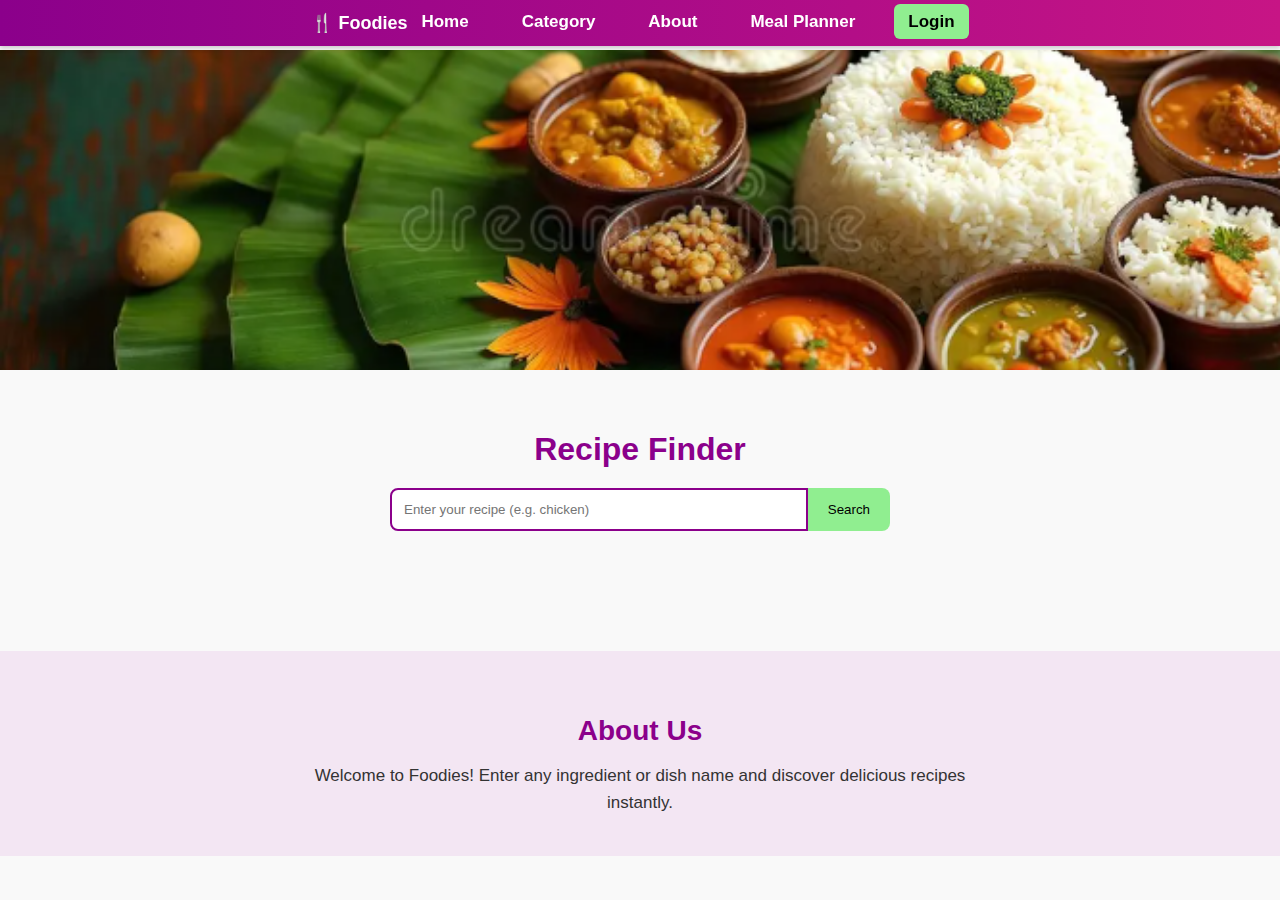
<file: index.html>
<!DOCTYPE html>
<html lang="en">
<head>
  <meta charset="UTF-8">
  <meta name="viewport" content="width=device-width, initial-scale=1.0">
  <title>Foodies</title>
  <link rel="icon" href="images/chef (2).png" type="image/png">
  <link rel="stylesheet" href="style.css">
</head>
<body>

  <!-- Navbar -->
  <header class="navbar">
    <div class="logo">🍴 Foodies</div>
    <nav>
      <ul>
        <li><a href="index.html">Home</a></li>
        <li><a href="category.html">Category</a></li>
        <li><a href="#about">About</a></li>
        <li><a href="planner.html">Meal Planner</a></li>
        <li><a href="login.html" class="login-btn">Login</a></li>
        
      </ul>
    </nav>
  </header>

  <!-- top image -->
  <section class="banner">
    <img src="images/id1.png" alt="Top Banner" class="top-image">
  </section>

  <!-- Recipe Finder -->
  <section class="finder">
    <h1>Recipe Finder</h1>
    <form id="recipeForm">
      <input id="ingredientInput" placeholder="Enter your recipe (e.g. chicken)" type="text">
      <button type="submit">Search</button>
    </form>
  </section>

  <!-- Results Section -->
  <section id="results"></section>

  <!-- About  -->
  <section id="about" class="about">
    <h2>About Us</h2>
    <p>
      Welcome to Foodies! Enter any ingredient or dish name and discover delicious recipes instantly.
    </p>
  </section>

  
  <script src="script.js"></script>

</body>
</html>
</file>
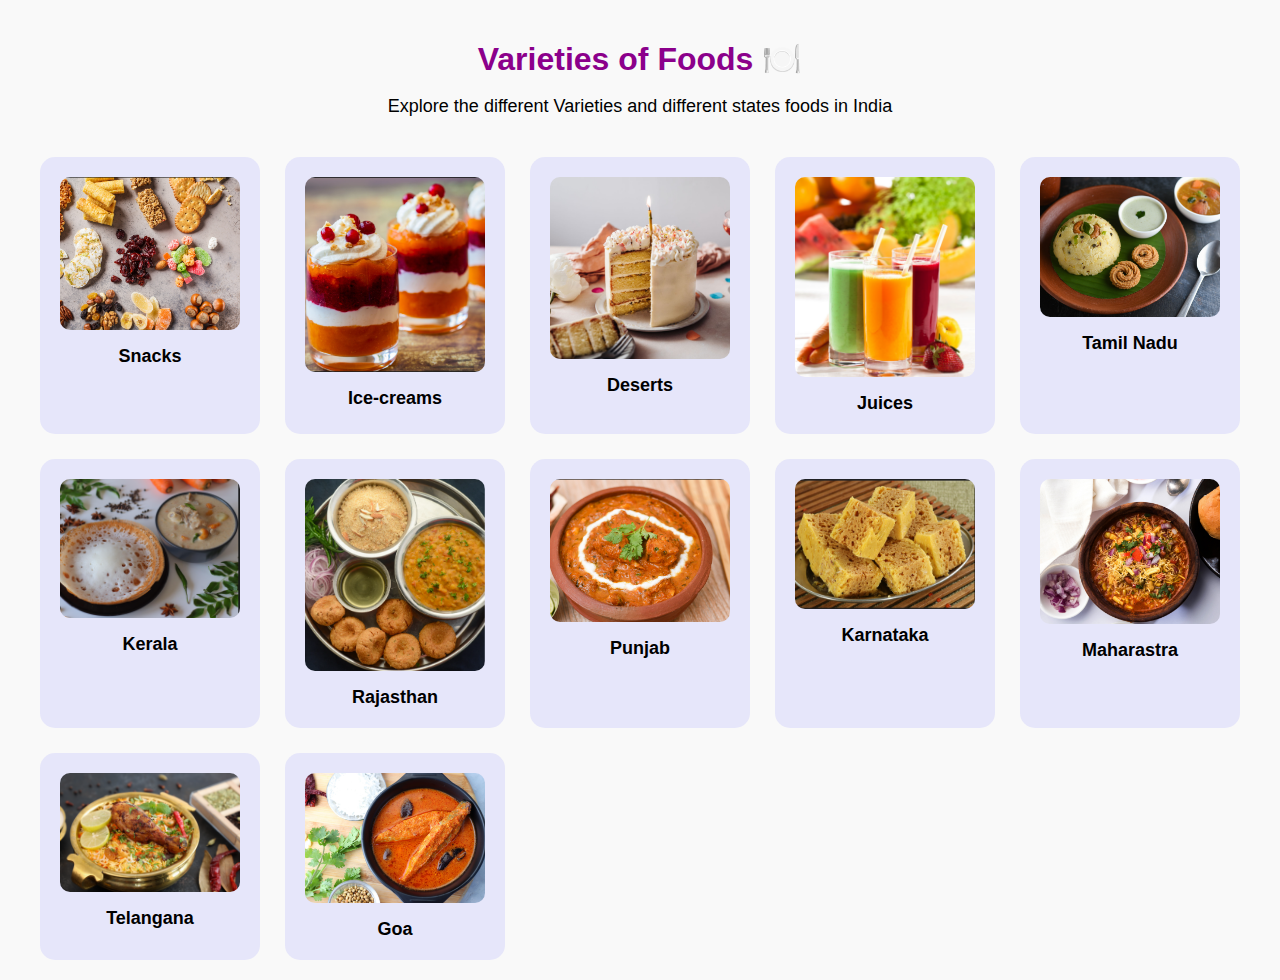
<file: category.html>
<!DOCTYPE html>
<html lang="en">
<head>
  <meta charset="UTF-8">
  <title>Foodies</title>
  <link rel="icon" href="images/chef (2).png" type="image/png">
  <link rel="stylesheet" href="style.css">
</head>
<body>

  
  <div class="d4">
    <h1>Varieties of Foods 🍽️</h1>
    <p>Explore the different Varieties and different states foods in India</p>
  </div>

  
  <div class="categories">
    <div class="d5">
      <img src="images/snack.png" alt="snacks">
      <a href="https://www.allrecipes.com/recipes/76/appetizers-and-snacks/">Snacks</a>
    </div>

    <div class="d5">
      <img src="images/ice.png" alt="Ice-creams">
      <a href="https://www.allrecipes.com/recipes/233/desserts/ice-cream/">Ice-creams</a>
    </div>

    <div class="d5">
      <img src="images/cakes.png" alt="cakes">
      <a href="https://www.allrecipes.com/recipes/79/desserts/">Deserts</a>
    </div>

    <div class="d5">
      <img src="images/juice.png" alt="juices">
      <a href="https://www.allrecipes.com/recipes/147/drinks/smoothies/">Juices</a>
    </div>

    <div class="d5">
      <img src="images/tamilnadu .png" alt="Tamil Nadu">
      <a href="https://www.cookingandme.com/ven-pongal-khara-pongal-pongal-festival/">Tamil Nadu</a>
    </div>

    <div class="d5">
      <img src="images/kerala.png" alt="Kerala">
      <a href="https://www.chefajaychopra.com/food-recipes/appam-and-vegetable-stew-recipe">Kerala</a>
    </div>

    <div class="d5">
      <img src="images/rajashtan.png" alt="Rajasthan">
      <a href="">Rajasthan</a>
    </div>

    <div class="d5">
      <img src="images/punjab.png" alt="Punjab">
      <a href="https://www.youtube.com/watch?v=hI-in8nsU_Q">Punjab</a>
    </div>

    <div class="d5">
      <img src="images/karnataka.png" alt="Karnataka">
      <a href="https://travel.earth/delicious-karnataka-foods-you-have-to-try/">Karnataka</a>
    </div>

    <div class="d5">
      <img src="images/Maharastra.png" alt="Maharastra">
      <a href="https://www.indianhealthyrecipes.com/misal-pav-recipe/">Maharastra</a>
    </div>

    <div class="d5">
      <img src="images/telangana.png" alt="Telangana">
      <a href="https://www.allrecipes.com/recipe/246558/hyderabad-dum-biryani/">Telangana</a>
    </div>

    <div class="d5">
      <img src="images/Goa.png" alt="Goa">
      <a href="https://greatcurryrecipes.net/2018/12/01/goan-fish-curry/">Goa</a>
    </div>
  

</body>
</html>
</file>
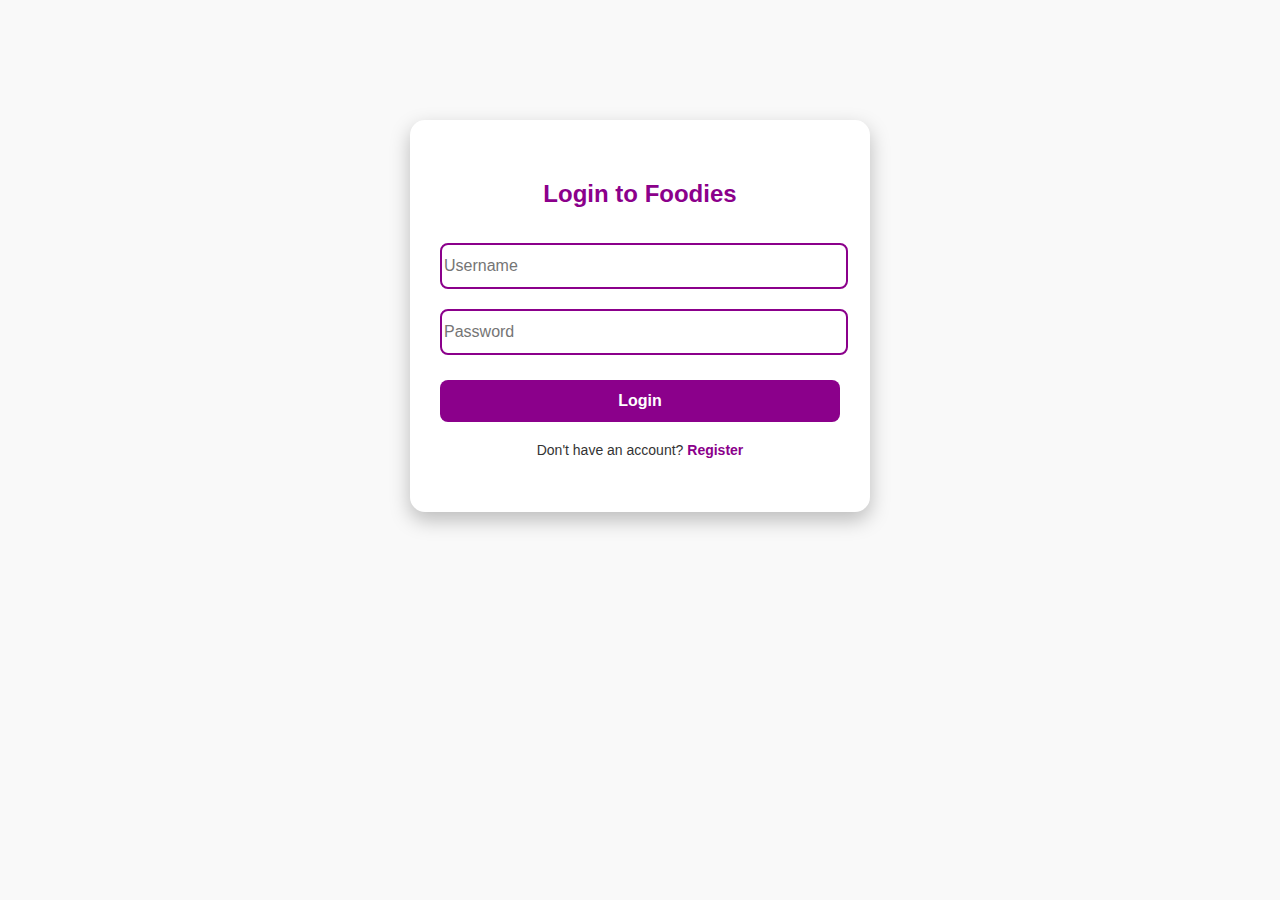
<file: login.html>
<!DOCTYPE html>
<html lang="en">
<head>
    <meta charset="UTF-8">
    <meta name="viewport" content="width=device-width, initial-scale=1.0">
    <title>Login</title>
    <link rel="icon" href="images/chef (2).png" type="image/png">
    <link rel="stylesheet" href="style.css">
</head>
<body>
    <div class="login-container">
    <h2>Login to Foodies</h2>
    <form id="loginForm">
      <input type="text" placeholder="Username" required>
      <input type="password" placeholder="Password" required>
      <button type="submit" id="login">Login</button>
    </form>
    <p>Don't have an account? <a href="register.html">Register</a></p>
  </div>
  <script>
   
     const loginForm = document.getElementById('loginForm');
     loginForm.addEventListener('submit', function(e) {
        e.preventDefault();
     window.location.href = 'index.html'; 
     });

  </script>

</body>
</file>
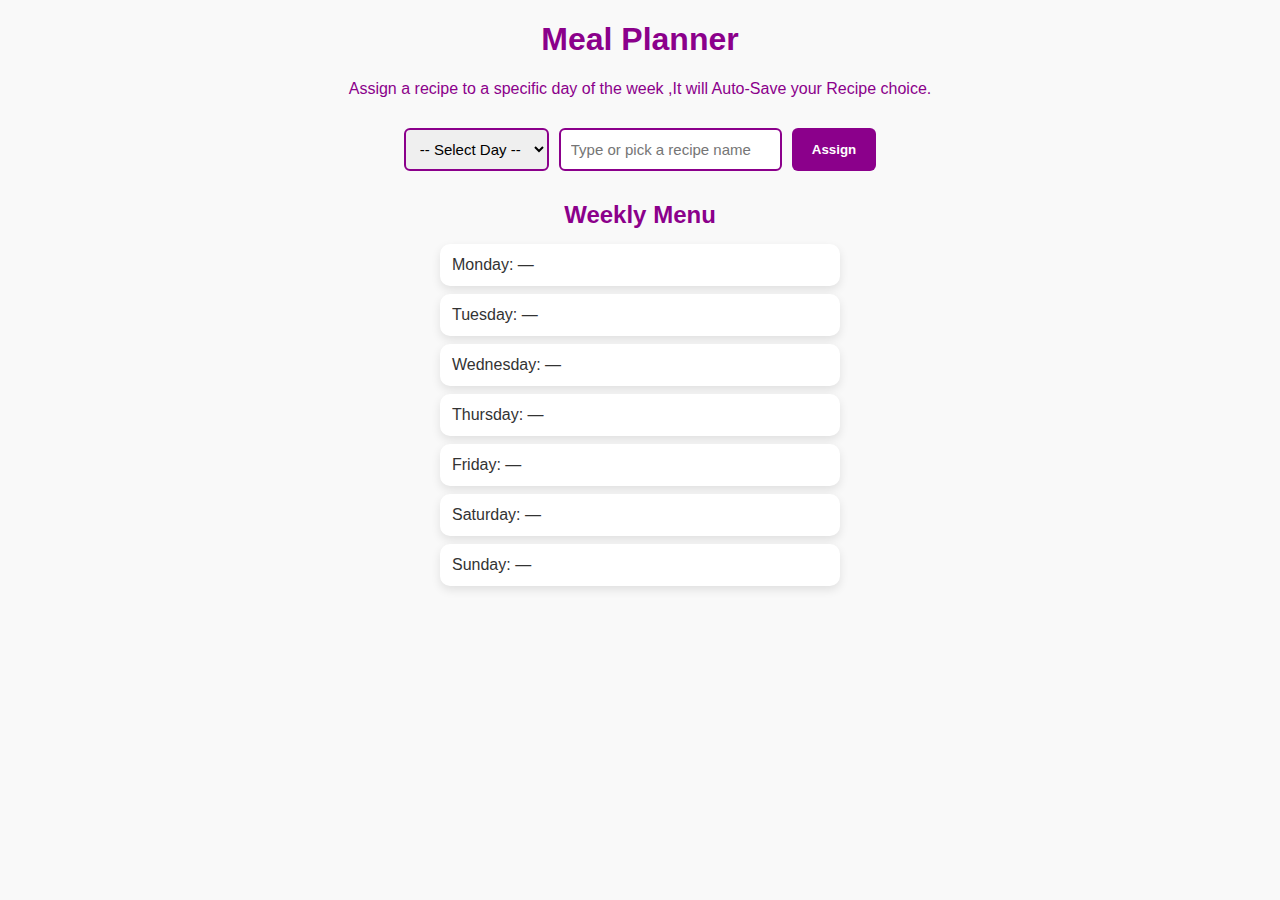
<file: planner.html>
<!DOCTYPE html>
<html lang="en">
<head>
  <meta charset="UTF-8">
  <meta name="viewport" content="width=device-width, initial-scale=1.0">
  <title>Weekly Meal Planner - Foodies</title>
  <link rel="icon" href="images/chef (2).png" type="image/png">
  <link rel="stylesheet" href="style.css">
</head>
<body>
     <!-- Meal Planner Section -->
    <section class="planner">
        <h1>Meal Planner</h1>
        <p>Assign a recipe to a specific day of the week ,It will Auto-Save your Recipe choice.</p>

        <div class="assign-box">
            <select id="daySelect">
            <option value="">-- Select Day --</option>
            <option>Monday</option>
            <option>Tuesday</option>
            <option>Wednesday</option>
            <option>Thursday</option>
            <option>Friday</option>
            <option>Saturday</option>
            <option>Sunday</option>
            </select>

            <input type="text" id="recipeInput" placeholder="Type or pick a recipe name">

            <button onclick="assignRecipe()">Assign</button>
        </div>

    <!-- Weekly Menu List -->
    <div class="menu-list">
      <h2>Weekly Menu</h2>
      <ul id="menuList"></ul>
    </div>
  </section>

  
</body>
</html>

<script>
    
const days = ["Monday","Tuesday","Wednesday","Thursday","Friday","Saturday","Sunday"];
let mealPlan = JSON.parse(localStorage.getItem("mealPlanHorizontal")) || {};

//  weekly menu list
function renderMenu() {
  const list = document.getElementById("menuList");
  if (!list) return; 
  list.innerHTML = "";

  days.forEach(day => {
    const recipe = mealPlan[day] || "—";
    const li = document.createElement("li");
    li.textContent = `${day}: ${recipe}`;
    list.appendChild(li);
  });
}

// Assign a recipe
function assignRecipe() {
  const day = document.getElementById("daySelect").value;
  const recipe = document.getElementById("recipeInput").value.trim();

  if (!day || !recipe) {
    alert("⚠️ Please select a day and enter a recipe!");
    return;
  }

  mealPlan[day] = recipe;
  localStorage.setItem("mealPlanHorizontal", JSON.stringify(mealPlan));
  renderMenu();
  document.getElementById("recipeInput").value = "";
}

// Auto-render when planner.html loads
document.addEventListener("DOMContentLoaded", renderMenu);

    

</script>
</file>
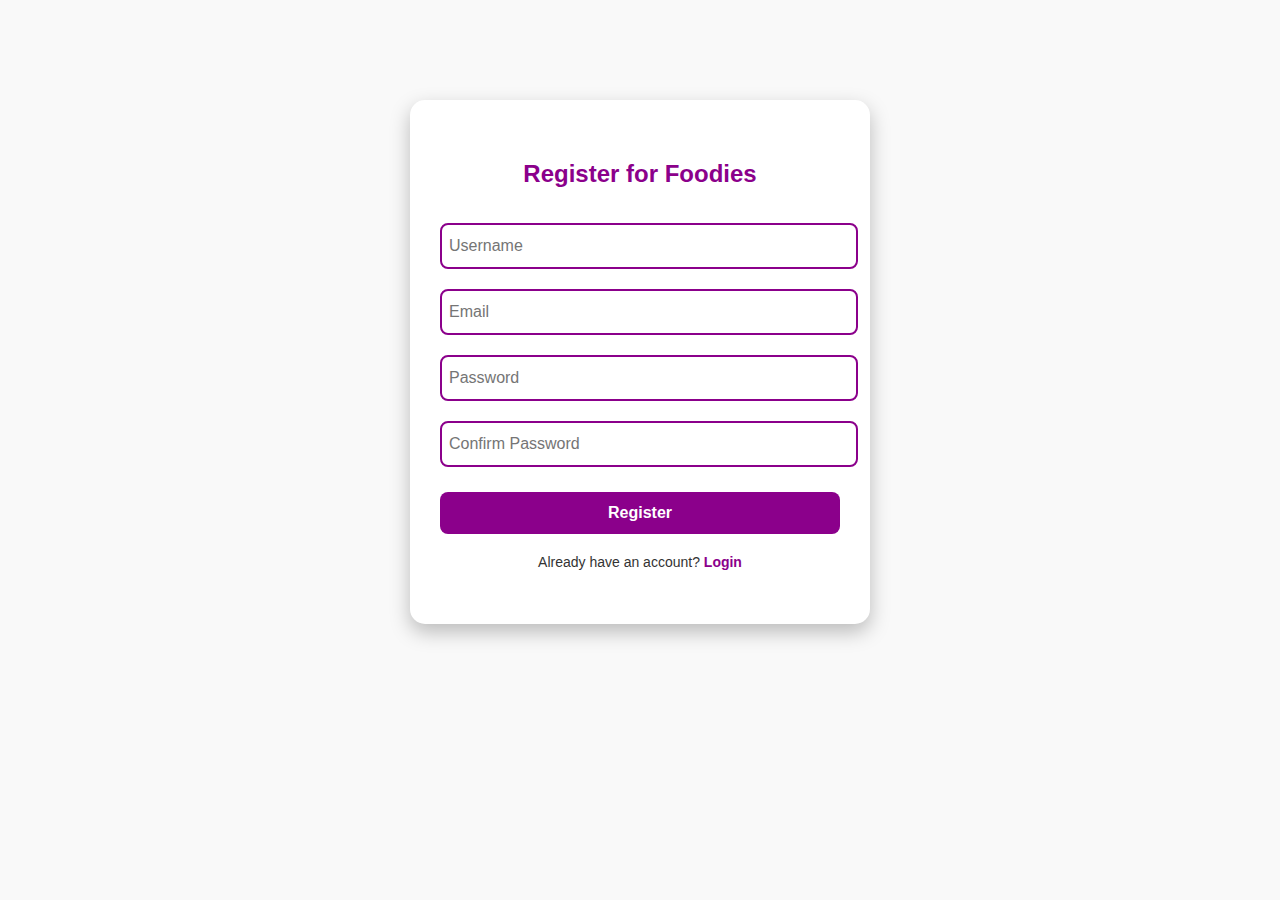
<file: register.html>
<!DOCTYPE html>
<html lang="en">
<head>
  <meta charset="UTF-8">
  <meta name="viewport" content="width=device-width, initial-scale=1.0">
  <title>Register</title>
  <link rel="icon" href="images/chef (2).png" type="image/png">
  <link rel="stylesheet" href="style.css">
</head>
<body>
    <div class="auth-container">
      <h2>Register for Foodies</h2>
      <form id="registerform">
        <input type="text" placeholder="Username" required>
        <input type="email" placeholder="Email" required>
        <input type="password" placeholder="Password" required>
        <input type="password" placeholder="Confirm Password" required>
        <button type="submit" >Register</button>
      </form>
      <p>Already have an account? <a href="login.html">Login</a></p>
    </div>
<script>
    const regis=document.getElementById("registerform");
    regis.addEventListener('submit', function(e) {
        e.preventDefault();
     window.location.href = 'login.html'; 
     });


</script>


</body>
</html>
</file>
<file: style.css>
/* Reset */
body {
  margin: 0;
  font-family: Arial, Helvetica, sans-serif;
  background: #f9f9f9;
  color: #333;
}

.logo{
  color:white;
  font-size: 18px;
  font-weight: bold;

}
/* Navbar */
.navbar {
  position: fixed;
  top: 0;
  width: 100%;
  background: linear-gradient(90deg, darkmagenta, mediumvioletred); 
  display: flex;
  justify-content: center;
  padding: 12px 0;
  box-shadow: 0 2px 5px rgba(0,0,0,0.2);
  z-index: 1000;
}

.navbar ul {
  list-style: none;
  margin: 0;
  padding: 0;
  display: flex;
  gap: 25px;
}

.navbar ul li a {
  color: white;
  text-decoration: none;
  font-size: 17px;
  font-weight: bold;
  padding: 8px 14px;
  border-radius: 6px;
  transition: background 0.3s, color 0.3s;
}

.navbar ul li a:hover {
  background:white;
  color: black;
}

.login-btn {
  background: lightgreen;
  color:  black!important;
  border-radius: 20px;
  padding: 6px 16px;
}

/* Banner */
.banner img {
  margin-top: 50px; 
  width: 100%;
  height: 320px;
  object-fit: cover;
  display: block;
}

/* Finder Section */
.finder {
  text-align: center;
  padding: 40px 20px;
}

.finder h1 {
  margin-bottom: 20px;
  color: darkmagenta;
}

.finder form {
  display: inline-flex;
  width: 60%;
  max-width: 500px;
}

.finder input {
  flex: 1;
  padding: 12px;
  border: 2px solid darkmagenta;
  border-radius: 8px 0 0 8px;
  outline: none;
}

.finder button {
  background: lightgreen;
  color: black;
  border: none;
  padding: 12px 20px;
  border-radius: 0 8px 8px 0;
  cursor: pointer;
  transition: background 0.3s;
  border: darkmagenta;
}

.finder button:hover {
  background:purple;
}


/* Results Section */
#results {
  display: flex;
  flex-wrap: wrap;
  justify-content: flex-start;  
  gap: 25px;                     
  padding: 40px 40px;            
}

.recipe-card {
  background: white;
  border-radius: 15px;
  padding: 15px;
  width: 240px;
  text-align: center;
  display: inline-block;
  flex-direction: column;
  align-items: center;
  transition: transform 0.3s, box-shadow 0.3s;
}

.recipe-card img {
  width: 100%;
  height: 160px;
  object-fit: cover;
  border-radius: 12px;
  margin-bottom: 12px;   
}

.recipe-card h3 {
  margin: 8px 0 15px;  
  font-size: 18px;
  font-weight: bold;
  color: #333;
}

/* Styled Button */
.recipe-card button {
  background: lightgreen;       
  color: white;
  border: none;
  padding: 10px 18px;
  border-radius: 8px;
  cursor: pointer;
  font-size: 15px;
  font-weight: bold;
  transition: transform 0.2s, background 0.3s;
}

.recipe-card button:hover {
  background:darkmagenta;      
  transform: scale(1.05);
}

.recipe-card:hover {
  transform: translateY(-8px);
  box-shadow: 0 8px 18px rgba(0,0,0,0.25);
}

/* About Section */
.about {
  background:  #f3e6f3;
  padding: 40px;
  text-align: center;
}

.about h2 {
  font-size: 28px;
  color:  darkmagenta;
  margin-bottom: 15px;
}

.about p {
  max-width: 700px;
  margin: auto;
  font-size: 17px;
  line-height: 1.6;
}

/* Responsive Fix */
@media (max-width: 600px) {
  .navbar ul {
    flex-direction: column;
    gap: 12px;
  }

  .banner-text h1 {
    font-size: 28px;
  }
}
/* Category Page */
.d4 {
  text-align: center;
  margin: 40px 20px 20px;
}

.d4 h1 {
  color: darkmagenta;
  font-size: 32px;
  margin-bottom: 10px;
}

.d4 p {
  color: black;
  font-size: 18px;
}

/* Categories Grid */
.categories {
  display: grid;
  grid-template-columns: repeat(auto-fit, minmax(220px, 1fr));
  gap: 25px;
  padding: 20px 40px;
}

.d5 {
  background: lavender;
  border-radius: 15px;
  padding: 20px;
  text-align: center;
  transition: transform 0.3s ease, background 0.3s ease;
  cursor: pointer;
}

.d5:hover {
  transform: translateY(-5px);
  background:darkmagenta ;
  color: black;
}

.d5 img {
  width: 100%;
  max-height: 200px;
  object-fit: cover;
  border-radius: 10px;
  margin-bottom: 12px;
}

.d5 a {
  display: block;
  text-decoration: none;
  color: black;
  font-weight: bold;
  font-size: 18px;
  transition: color 0.3s;
}

.d5:hover a {
  color: white;
}
/* login  */
.login-container {
  width: 100%;
  max-width: 400px;
  margin: 120px auto;
  background: white;
  padding: 40px 30px;
  border-radius: 15px;
  box-shadow: 0 8px 20px rgba(0,0,0,0.25);
  text-align: center;
}

.login-container h2 {
  color: darkmagenta;
  margin-bottom: 25px;
}

.login-container input[type="text"],
.login-container input[type="password"] {
  width: 100%;
  padding: 12px 2px;
  margin: 10px 0;
  border: 2px solid darkmagenta;
  border-radius: 8px;
  outline: none;
  font-size: 16px;
}

.login-container input[type="text"]:focus,
.login-container input[type="password"]:focus {
  border-color: mediumvioletred;
}

.login-container button {
  width: 100%;
  padding: 12px;
  background: darkmagenta;
  color: white;
  border: none;
  border-radius: 8px;
  font-size: 16px;
  font-weight: bold;
  cursor: pointer;
  margin-top: 15px;
  transition: background 0.3s, transform 0.2s;
}

.login-container button:hover {
  background: mediumvioletred;
  transform: scale(1.05);
}

.login-container p {
  margin-top: 20px;
  font-size: 14px;
}

.login-container a {
  color: darkmagenta;
  text-decoration: none;
  font-weight: bold;
}

.login-container a:hover {
  color: mediumvioletred;
}
/* register field */
.auth-container {
  width: 100%;
  max-width: 400px;
  margin: 100px auto;
  background: white;
  padding: 40px 30px;
  border-radius: 15px;
  box-shadow: 0 8px 20px rgba(0,0,0,0.25);
  text-align: center;
}

.auth-container h2 {
  color: darkmagenta;
  margin-bottom: 25px;
}

.auth-container input[type="text"],
.auth-container input[type="email"],
.auth-container input[type="password"] {
  width: 100%;
  padding: 12px 7px;
  margin: 10px 0;
  border: 2px solid darkmagenta;
  border-radius: 8px;
  outline: none;
  font-size: 16px;
}

.auth-container input:focus {
  border-color: mediumvioletred;
}

.auth-container button {
  width: 100%;
  padding: 12px;
  background: darkmagenta;
  color: white;
  border: none;
  border-radius: 8px;
  font-size: 16px;
  font-weight: bold;
  cursor: pointer;
  margin-top: 15px;
  transition: background 0.3s, transform 0.2s;
}

.auth-container button:hover {
  background: mediumvioletred;
  transform: scale(1.05);
}

.auth-container p {
  margin-top: 20px;
  font-size: 14px;
}

.auth-container a {
  color: darkmagenta;
  text-decoration: none;
  font-weight: bold;
}

.auth-container a:hover {
  color: mediumvioletred;
}

 /*planner page  */
.planner h1,
.planner p {
  text-align: center;       
  color: darkmagenta;       
}

.planner p {
  font-size: 16px;          
  margin-top: 10px;         
}


.assign-box {
  margin: 30px auto;
  display: flex;
  justify-content: center;
  gap: 10px;
  flex-wrap: wrap;
}

.assign-box select,
.assign-box input {
  padding: 10px;
  border: 2px solid darkmagenta;
  border-radius: 6px;
  font-size: 15px;
}

.assign-box button {
  padding: 10px 20px;
  background: darkmagenta;
  color: white;
  border: none;
  border-radius: 6px;
  font-weight: bold;
  cursor: pointer;
  transition: background 0.3s;
}

.assign-box button:hover {
  background: mediumvioletred;
}

.menu-list {
  margin-top: 30px;
  text-align: center;
}

.menu-list h2 {
  color: darkmagenta;
  margin-bottom: 15px;
}

.menu-list ul {
  list-style: none;
  padding: 0;
  max-width: 400px;
  margin: auto;
}

.menu-list li {
  background: white;
  border-radius: 10px;
  padding: 12px;
  margin: 8px 0;
  box-shadow: 0 4px 10px rgba(0,0,0,0.1);
  font-size: 16px;
  text-align: left;
}
</file>
